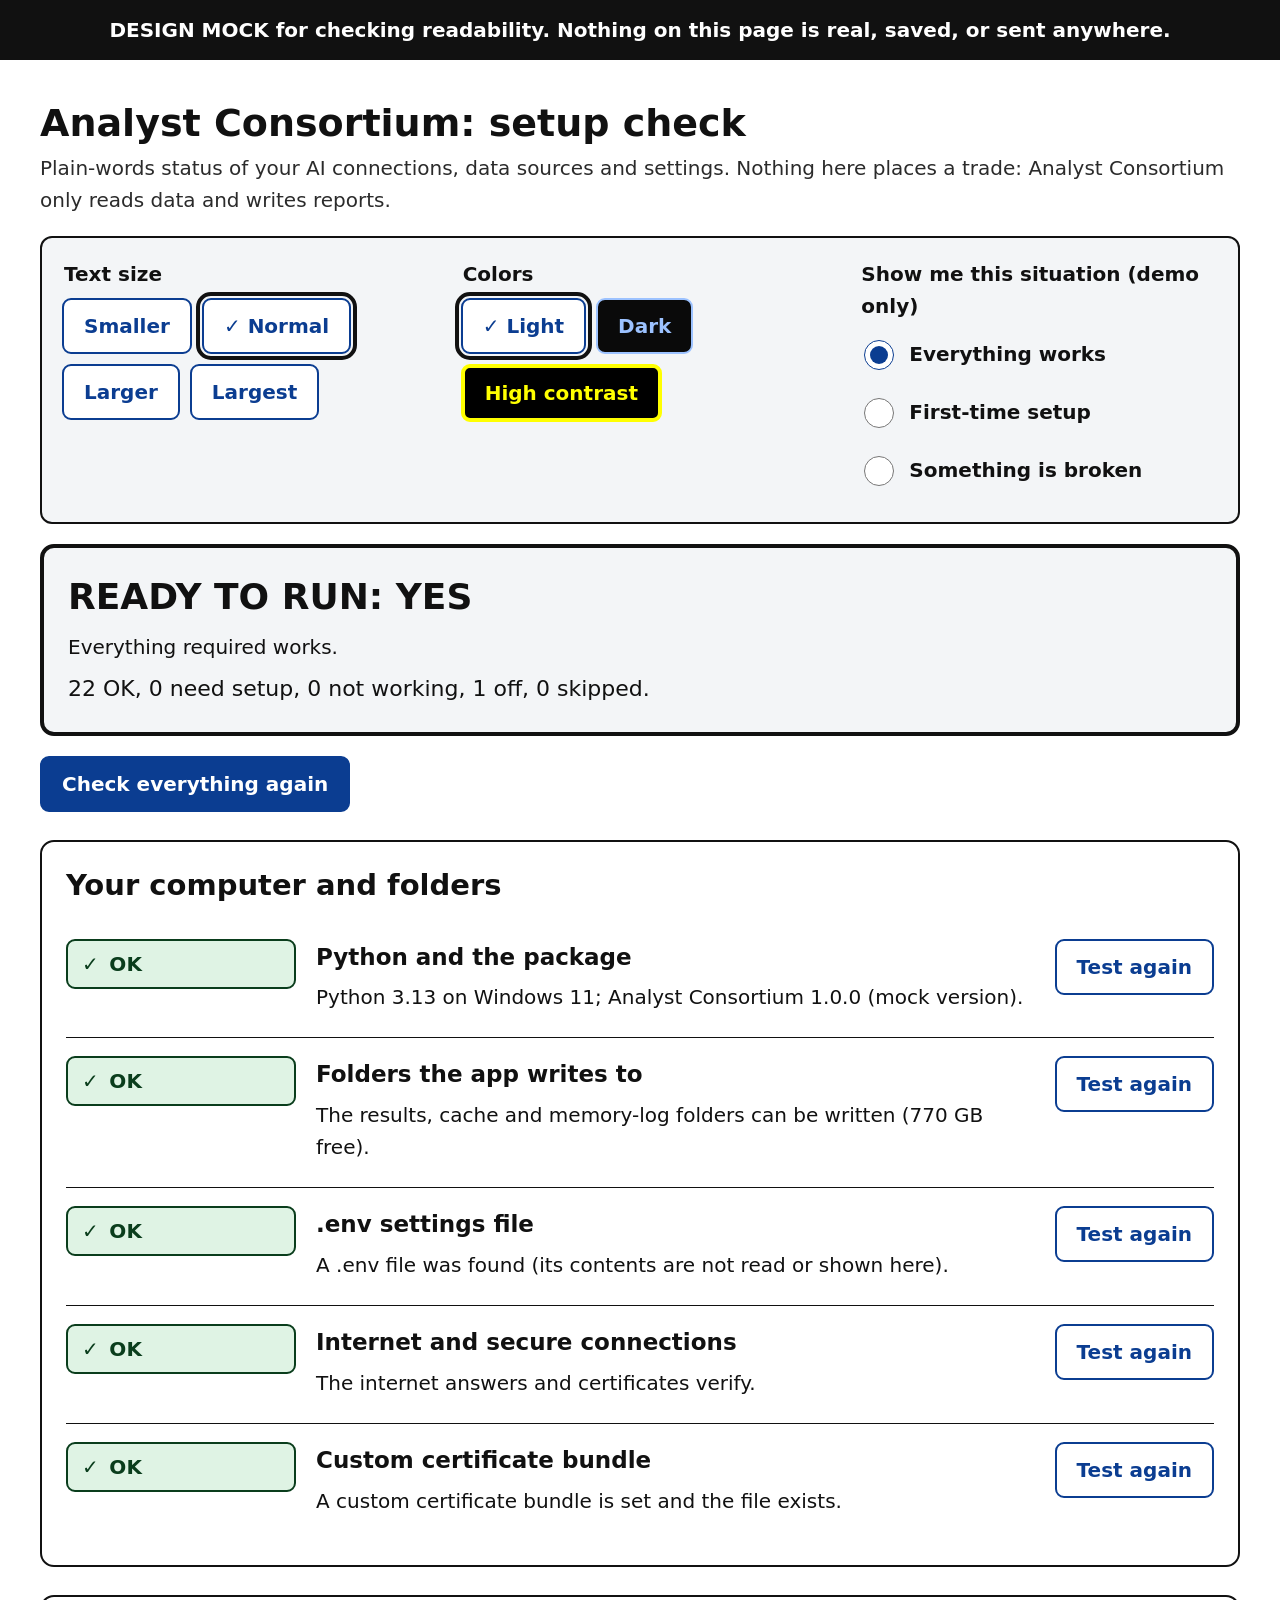
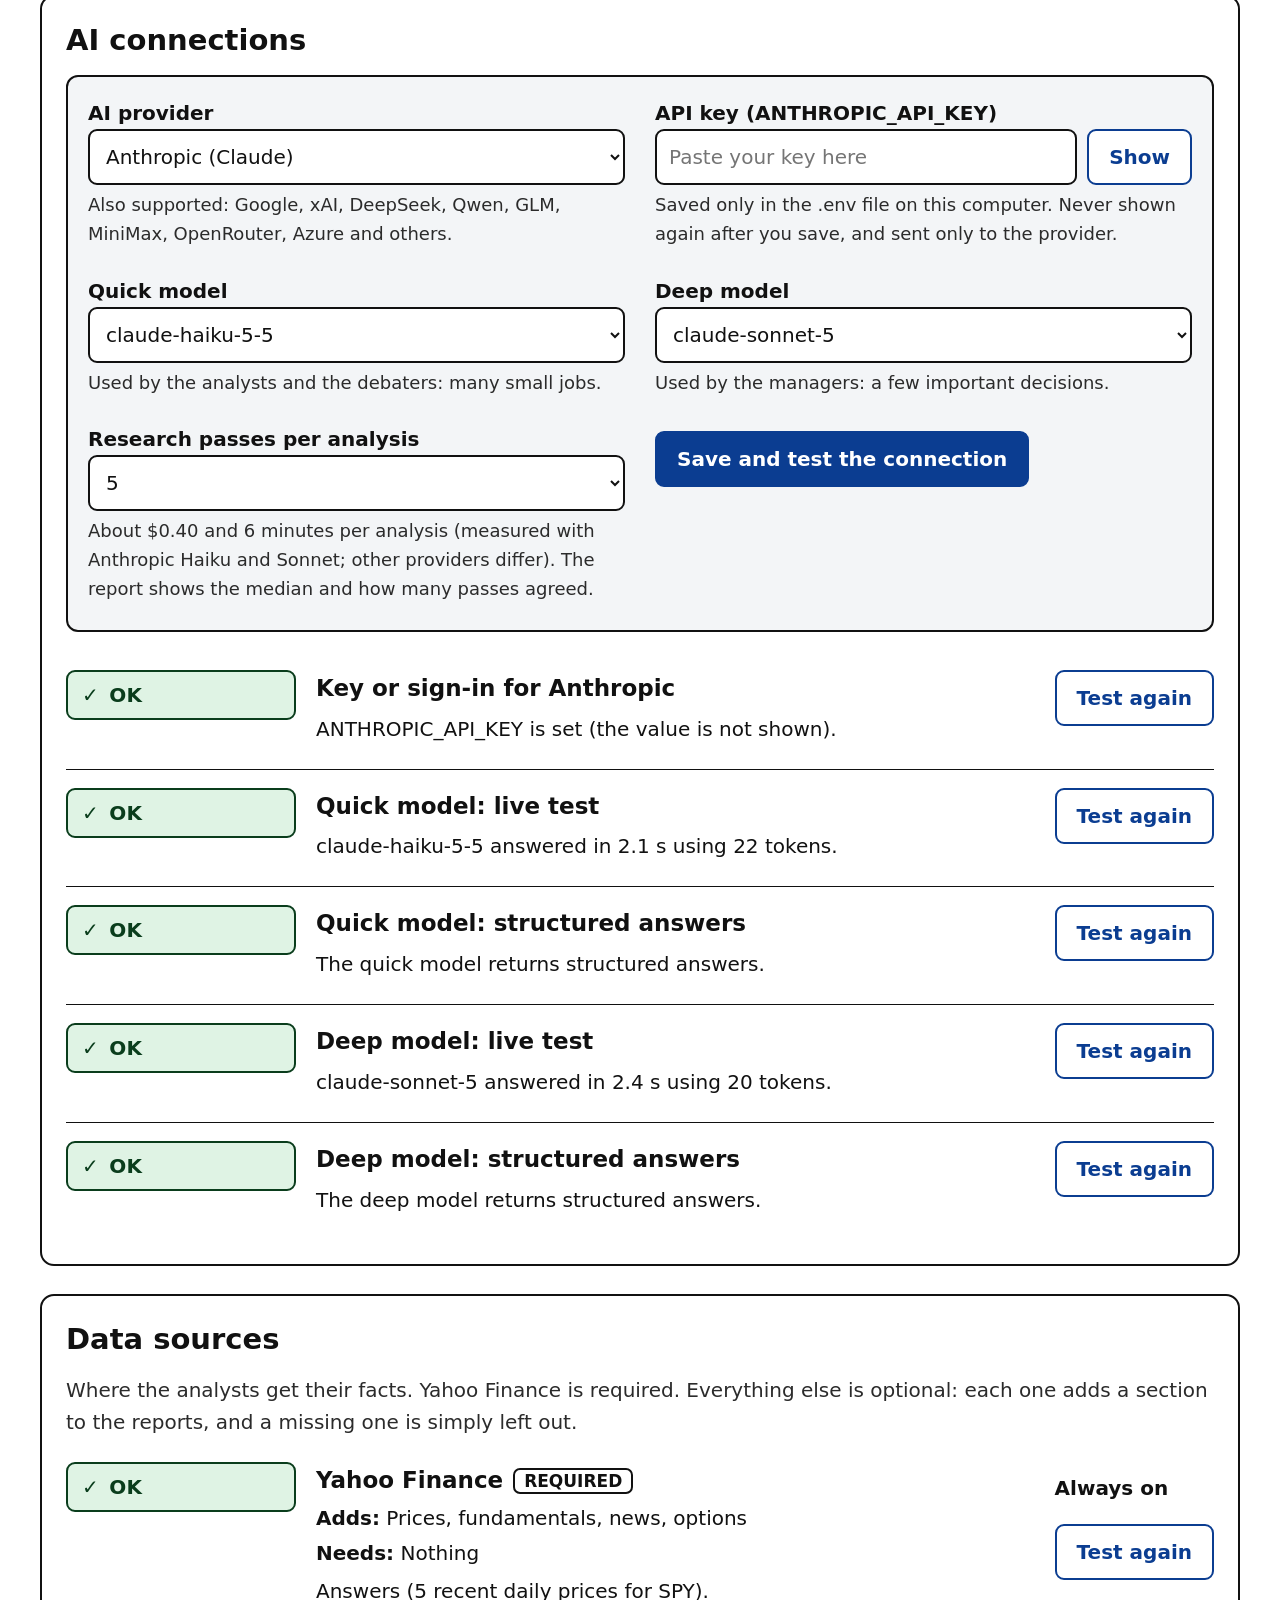
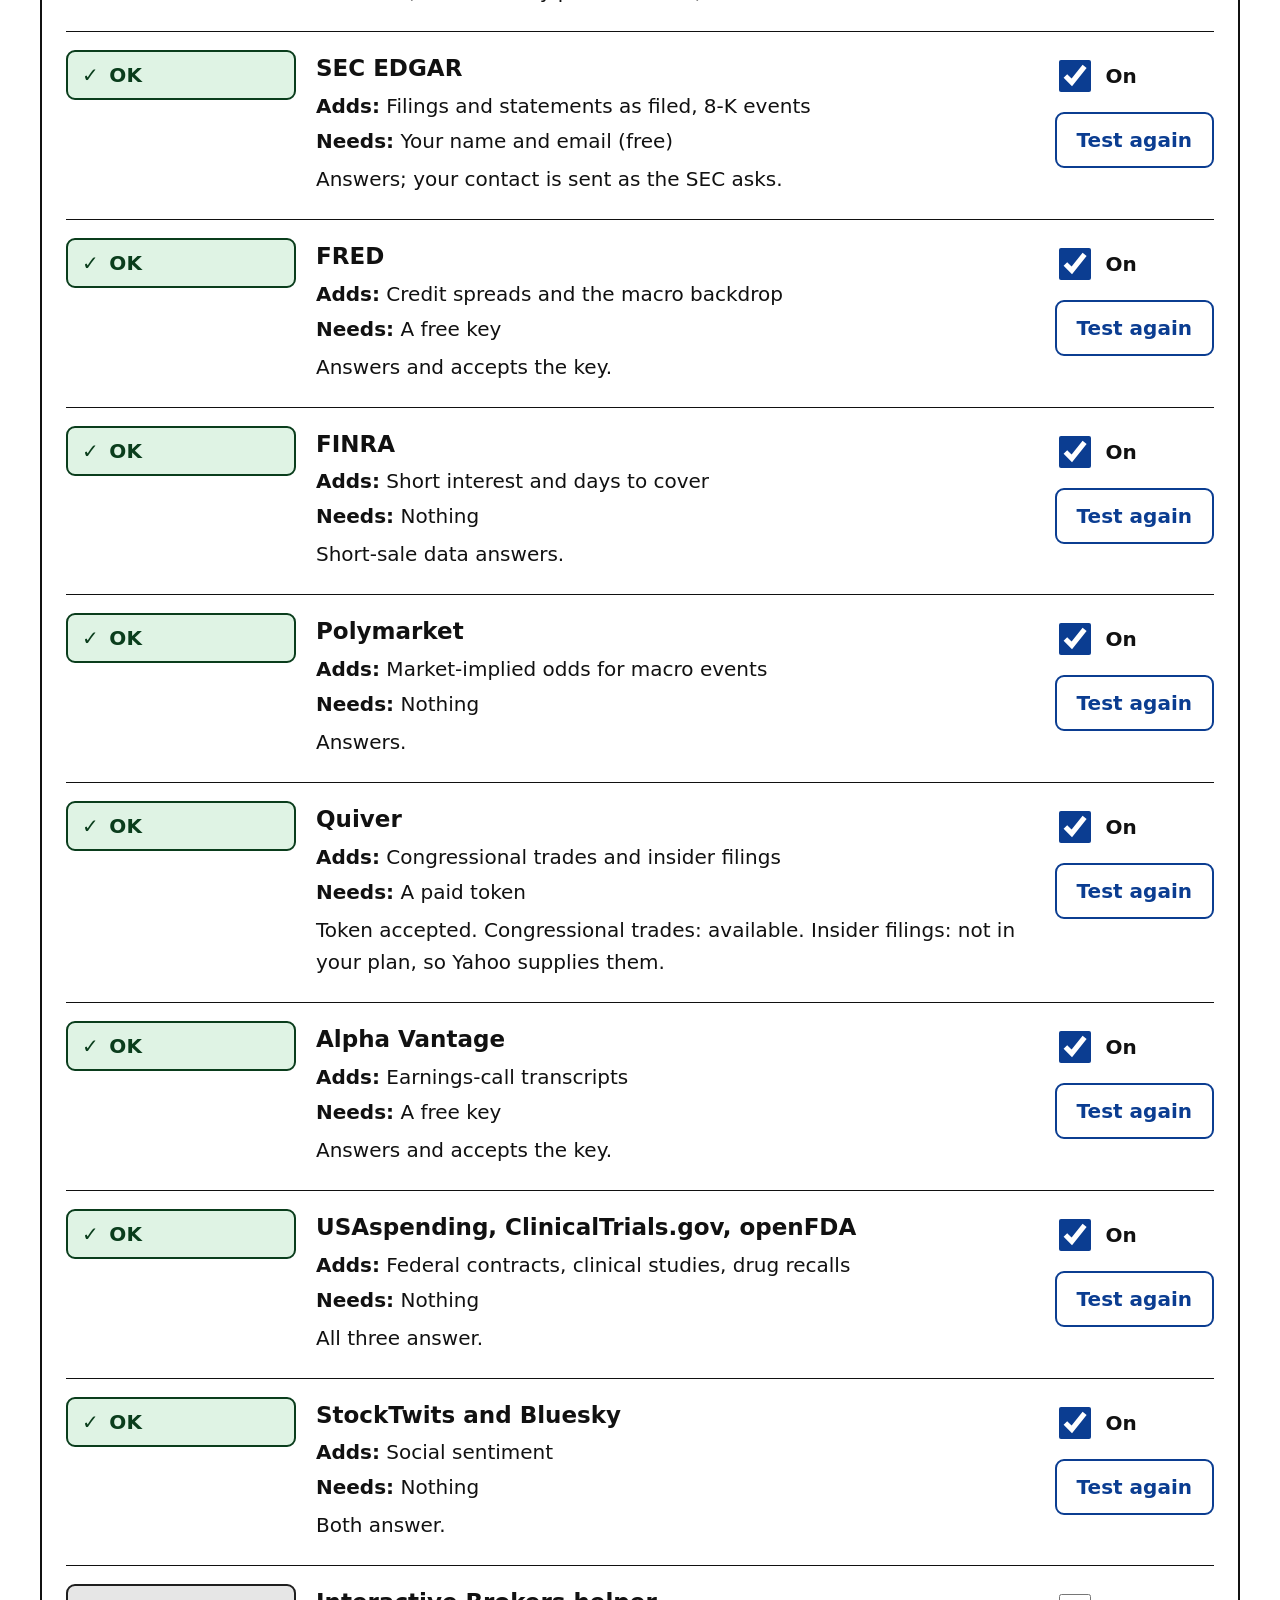
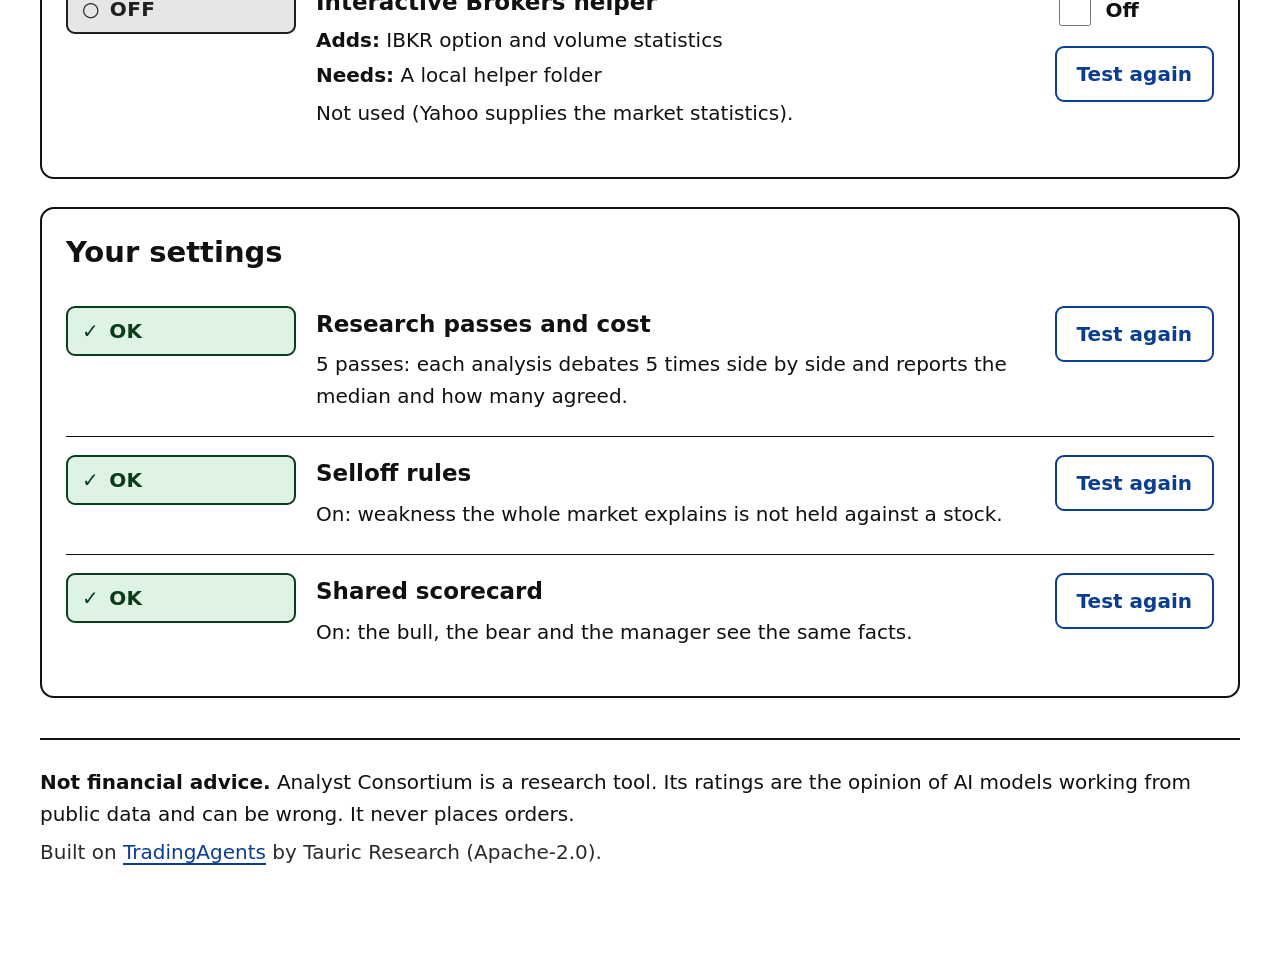
<file: docs/mockups/setup-screen.html>
<!doctype html>
<html lang="en" data-theme="light" data-size="normal">
<head>
<meta charset="utf-8">
<meta name="viewport" content="width=device-width, initial-scale=1">
<title>Analyst Consortium - Setup check (design mock)</title>
<style>
/* Color tokens. Every text/background pair below is checked by a script to be at least 7:1 (WCAG AAA). */
:root, [data-theme="light"] {
  --bg:#ffffff; --panel:#f3f5f7; --text:#111111; --muted:#2b2b2b; --line:#111111; --focus:#0040c8;
  --btn-bg:#0b3d91; --btn-text:#ffffff; --btn2-bg:#ffffff; --btn2-text:#0b3d91; --link:#0b3d91;
  --ok-bg:#dff3e4; --ok-fg:#0a3d1c; --warn-bg:#fff0b8; --warn-fg:#4a3200; --bad-bg:#fde1e1; --bad-fg:#6e0000;
  --off-bg:#e6e6e6; --off-fg:#1f1f1f; --skip-bg:#e1eafb; --skip-fg:#0e2a63; --mock-bg:#111111; --mock-fg:#ffffff;
  --border-w:2px;
}
[data-theme="dark"] {
  --bg:#0a0a0a; --panel:#171717; --text:#f5f5f5; --muted:#e0e0e0; --line:#f5f5f5; --focus:#ffd400;
  --btn-bg:#9cc2ff; --btn-text:#001a4d; --btn2-bg:#0a0a0a; --btn2-text:#9cc2ff; --link:#9cc2ff;
  --ok-bg:#0f3a1d; --ok-fg:#c9f5d4; --warn-bg:#4a3a00; --warn-fg:#ffe9a0; --bad-bg:#5a0f0f; --bad-fg:#ffd1d1;
  --off-bg:#2c2c2c; --off-fg:#f0f0f0; --skip-bg:#14305e; --skip-fg:#d6e4ff; --mock-bg:#f5f5f5; --mock-fg:#0a0a0a;
  --border-w:2px;
}
[data-theme="contrast"] {
  --bg:#000000; --panel:#000000; --text:#ffffff; --muted:#ffffff; --line:#ffffff; --focus:#ffff00;
  --btn-bg:#ffff00; --btn-text:#000000; --btn2-bg:#000000; --btn2-text:#ffff00; --link:#ffff00;
  --ok-bg:#000000; --ok-fg:#7cfc9a; --warn-bg:#000000; --warn-fg:#ffd400; --bad-bg:#000000; --bad-fg:#ff9a9a;
  --off-bg:#000000; --off-fg:#e6e6e6; --skip-bg:#000000; --skip-fg:#a9d0ff; --mock-bg:#ffff00; --mock-fg:#000000;
  --border-w:4px;
}
html { font-size:20px; }
html[data-size="small"] { font-size:17px; }
html[data-size="large"] { font-size:24px; }
html[data-size="xlarge"] { font-size:30px; }
* { box-sizing:border-box; }
body { margin:0; background:var(--bg); color:var(--text); font-family:system-ui,"Segoe UI",Roboto,Arial,sans-serif; line-height:1.6; }
.skip { position:absolute; left:-999px; top:0; background:var(--btn-bg); color:var(--btn-text); padding:.6rem 1rem; z-index:10; }
.skip:focus { left:0; }
a { color:var(--link); text-underline-offset:.2em; }
:focus-visible { outline:4px solid var(--focus); outline-offset:3px; }
.wrap { max-width:62rem; margin:0 auto; padding:1rem 1rem 4rem; }
.mock { background:var(--mock-bg); color:var(--mock-fg); padding:.7rem 1rem; font-weight:700; text-align:center; }
h1 { font-size:1.9rem; line-height:1.25; margin:1rem 0 .2rem; }
h2 { font-size:1.45rem; margin:0 0 .6rem; }
h3 { font-size:1.15rem; margin:0; }
p { margin:.3rem 0; }
.sub { color:var(--muted); margin-top:0; }
button, select, input { font:inherit; color:inherit; }
button { min-height:2.8rem; padding:.45rem 1rem; border:var(--border-w) solid var(--btn-bg); background:var(--btn-bg); color:var(--btn-text); border-radius:.45rem; font-weight:700; cursor:pointer; }
button.secondary { background:var(--btn2-bg); color:var(--btn2-text); border-color:var(--btn2-text); }
button[aria-pressed="true"] { outline:4px solid var(--text); outline-offset:2px; }
button[aria-pressed="true"]::before { content:"\2713  "; }
button:disabled { opacity:.6; cursor:wait; }
select, input[type="text"], input[type="password"] { min-height:2.8rem; width:100%; padding:.4rem .6rem; border:var(--border-w) solid var(--line); background:var(--bg); border-radius:.45rem; }
label, legend { font-weight:700; }
.tools { display:grid; gap:.8rem 2rem; grid-template-columns:repeat(auto-fit,minmax(min(16rem,100%),1fr)); padding:1rem; background:var(--panel); border:var(--border-w) solid var(--line); border-radius:.6rem; margin:1rem 0; }
fieldset { border:0; margin:0; padding:0; min-width:0; }
.keyrow { display:flex; flex-wrap:wrap; gap:.5rem; }
.keyrow input { flex:1 1 8rem; width:auto; min-width:0; }
body { overflow-wrap:anywhere; }
.row { display:flex; flex-wrap:wrap; gap:.5rem; margin-top:.4rem; }
.radio { display:flex; align-items:center; gap:.6rem; margin:.3rem 0; min-height:2.6rem; }
.radio input { width:1.5rem; height:1.5rem; accent-color:var(--btn-bg); }
.summary { border:calc(var(--border-w) * 2) solid var(--line); border-radius:.7rem; padding:1rem 1.2rem; margin:1rem 0; background:var(--panel); }
.summary .big { font-size:1.8rem; font-weight:800; margin:0; }
.summary .counts { font-size:1.1rem; margin-top:.4rem; }
section.card { border:var(--border-w) solid var(--line); border-radius:.7rem; padding:1rem 1.2rem 1.2rem; margin:1.4rem 0; background:var(--bg); }
ul.checks { list-style:none; margin:0; padding:0; }
li.check { display:grid; grid-template-columns:11.5rem 1fr auto; gap:.4rem 1rem; padding:.9rem 0; border-top:1px solid var(--line); align-items:start; }
li.check:first-child { border-top:0; }
.badge { display:inline-flex; align-items:center; gap:.5rem; font-weight:800; letter-spacing:.02em; padding:.35rem .7rem; border-radius:.45rem; border:var(--border-w) solid currentColor; min-width:11rem; justify-content:flex-start; }
.badge.ok { background:var(--ok-bg); color:var(--ok-fg); } .badge.needs_setup { background:var(--warn-bg); color:var(--warn-fg); }
.badge.not_working { background:var(--bad-bg); color:var(--bad-fg); } .badge.off { background:var(--off-bg); color:var(--off-fg); }
.badge.skipped { background:var(--skip-bg); color:var(--skip-fg); }
.tag { font-size:.85rem; font-weight:800; border:var(--border-w) solid var(--line); border-radius:.35rem; padding:.05rem .45rem; margin-left:.5rem; vertical-align:middle; }
.fix, .adds { margin-top:.35rem; }
.actions { display:flex; gap:.5rem; flex-wrap:wrap; }
.editor { display:grid; gap:1rem 1.5rem; grid-template-columns:repeat(auto-fit,minmax(min(18rem,100%),1fr)); background:var(--panel); border:var(--border-w) solid var(--line); border-radius:.6rem; padding:1rem; margin:0 0 1rem; }
.field p.hint { font-size:.9rem; color:var(--muted); }
.result { font-weight:700; min-height:2rem; }
.actions.col { flex-direction:column; align-items:stretch; min-width:0; }
li.check > * { min-width:0; }
html[data-size="xlarge"] li.check { grid-template-columns:1fr; }
html[data-size="xlarge"] .badge { min-width:0; }
.meta { margin:.15rem 0; }
.switch { display:flex; align-items:center; gap:.6rem; min-height:2.6rem; }
.switch input { width:1.6rem; height:1.6rem; accent-color:var(--btn-bg); }
.note { border-left:6px solid var(--line); padding:.4rem 1rem; margin:1rem 0; background:var(--panel); }
footer { margin-top:2rem; border-top:var(--border-w) solid var(--line); padding-top:1rem; }
@media (max-width: 52rem) {
  li.check { grid-template-columns:1fr; }
  .badge { min-width:0; }
}
@media (prefers-reduced-motion: reduce) { * { transition:none !important; animation:none !important; } }
</style>
</head>
<body>
<a class="skip" href="#main">Skip to the setup results</a>
<div class="mock" role="note">DESIGN MOCK for checking readability. Nothing on this page is real, saved, or sent anywhere.</div>
<div class="wrap">
  <header>
    <h1>Analyst Consortium: setup check</h1>
    <p class="sub">Plain-words status of your AI connections, data sources and settings. Nothing here places a trade: Analyst Consortium only reads data and writes reports.</p>
  </header>

  <div class="tools" role="group" aria-label="Display and demo controls">
    <fieldset>
      <legend>Text size</legend>
      <div class="row" id="sizes">
        <button type="button" class="secondary" data-size="small" aria-pressed="false">Smaller</button>
        <button type="button" class="secondary" data-size="normal" aria-pressed="true">Normal</button>
        <button type="button" class="secondary" data-size="large" aria-pressed="false">Larger</button>
        <button type="button" class="secondary" data-size="xlarge" aria-pressed="false">Largest</button>
      </div>
    </fieldset>
    <fieldset>
      <legend>Colors</legend>
      <div class="row" id="themes">
        <button type="button" class="secondary" data-theme="light" aria-pressed="true">Light</button>
        <button type="button" class="secondary" data-theme="dark" aria-pressed="false">Dark</button>
        <button type="button" class="secondary" data-theme="contrast" aria-pressed="false">High contrast</button>
      </div>
    </fieldset>
    <fieldset>
      <legend>Show me this situation (demo only)</legend>
      <div class="radio"><input type="radio" name="state" id="s-healthy" value="healthy" checked><label for="s-healthy">Everything works</label></div>
      <div class="radio"><input type="radio" name="state" id="s-first" value="first"><label for="s-first">First-time setup</label></div>
      <div class="radio"><input type="radio" name="state" id="s-broken" value="broken"><label for="s-broken">Something is broken</label></div>
    </fieldset>
  </div>

  <main id="main">
    <div class="summary" id="summary" role="status" aria-live="polite"></div>
    <div class="row"><button type="button" id="recheck">Check everything again</button></div>

    <section class="card" aria-labeledby="h-env"><h2 id="h-env">Your computer and folders</h2><ul class="checks" id="list-environment"></ul></section>

    <section class="card" aria-labeledby="h-ai">
      <h2 id="h-ai">AI connections</h2>
      <form class="editor" id="ai-form" aria-label="Connect an AI provider">
        <div class="field">
          <label for="provider">AI provider</label>
          <select id="provider">
            <option value="anthropic">Anthropic (Claude)</option>
            <option value="openai">OpenAI</option>
            <option value="ollama">Ollama (runs on this computer, no key)</option>
          </select>
          <p class="hint">Also supported: Google, xAI, DeepSeek, Qwen, GLM, MiniMax, OpenRouter, Azure and others.</p>
        </div>
        <div class="field" id="key-field">
          <label for="apikey">API key <span id="keyname">(ANTHROPIC_API_KEY)</span></label>
          <div class="keyrow"><input id="apikey" type="password" autocomplete="off" spellcheck="false" placeholder="Paste your key here"><button type="button" class="secondary" id="showkey" aria-pressed="false">Show</button></div>
          <p class="hint">Saved only in the .env file on this computer. Never shown again after you save, and sent only to the provider.</p>
        </div>
        <div class="field">
          <label for="quick">Quick model</label>
          <select id="quick"></select>
          <p class="hint">Used by the analysts and the debaters: many small jobs.</p>
        </div>
        <div class="field">
          <label for="deep">Deep model</label>
          <select id="deep"></select>
          <p class="hint">Used by the managers: a few important decisions.</p>
        </div>
        <div class="field">
          <label for="passes">Research passes per analysis</label>
          <select id="passes"><option>1</option><option>3</option><option selected>5</option><option>7</option><option>9</option></select>
          <p class="hint" id="cost" aria-live="polite"></p>
        </div>
        <div class="field">
          <div class="row"><button type="submit" id="savetest">Save and test the connection</button></div>
          <p class="result" id="aiResult" role="status" aria-live="polite"></p>
        </div>
      </form>
      <ul class="checks" id="list-ai"></ul>
    </section>

    <section class="card" aria-labeledby="h-data">
      <h2 id="h-data">Data sources</h2>
      <p class="sub">Where the analysts get their facts. Yahoo Finance is required. Everything else is optional: each one adds a section to the reports, and a missing one is simply left out.</p>
      <ul class="checks" id="list-data"></ul>
    </section>

    <section class="card" aria-labeledby="h-set"><h2 id="h-set">Your settings</h2><ul class="checks" id="list-settings"></ul></section>
  </main>

  <footer>
    <p><strong>Not financial advice.</strong> Analyst Consortium is a research tool. Its ratings are the opinion of AI models working from public data and can be wrong. It never places orders.</p>
    <p class="sub">Built on <a href="https://github.com/TauricResearch/TradingAgents">TradingAgents</a> by Tauric Research (Apache-2.0).</p>
  </footer>
</div>

<script>
"use strict";
const LABEL = {ok:"OK", needs_setup:"NEEDS SETUP", not_working:"NOT WORKING", off:"OFF", skipped:"SKIPPED"};
const SYMBOL = {ok:"✓", needs_setup:"!", not_working:"✕", off:"○", skipped:"–"};

// The healthy picture is the doctor's real output on the author's machine, shortened.
const HEALTHY = [
 {id:"env.python", group:"environment", title:"Python and the package", status:"ok", required:true, detail:"Python 3.13 on Windows 11; Analyst Consortium 1.0.0 (mock version)."},
 {id:"env.folders", group:"environment", title:"Folders the app writes to", status:"ok", required:true, detail:"The results, cache and memory-log folders can be written (770 GB free)."},
 {id:"env.dotenv", group:"environment", title:".env settings file", status:"ok", detail:"A .env file was found (its contents are not read or shown here)."},
 {id:"env.network", group:"environment", title:"Internet and secure connections", status:"ok", required:true, detail:"The internet answers and certificates verify."},
 {id:"env.certificates", group:"environment", title:"Custom certificate bundle", status:"ok", detail:"A custom certificate bundle is set and the file exists."},
 {id:"ai.key", group:"ai", title:"Key or sign-in for Anthropic", status:"ok", required:true, detail:"ANTHROPIC_API_KEY is set (the value is not shown)."},
 {id:"ai.quick.call", group:"ai", title:"Quick model: live test", status:"ok", required:true, detail:"claude-haiku-5-5 answered in 2.1 s using 22 tokens."},
 {id:"ai.quick.structured", group:"ai", title:"Quick model: structured answers", status:"ok", detail:"The quick model returns structured answers."},
 {id:"ai.deep.call", group:"ai", title:"Deep model: live test", status:"ok", required:true, detail:"claude-sonnet-5 answered in 2.4 s using 20 tokens."},
 {id:"ai.deep.structured", group:"ai", title:"Deep model: structured answers", status:"ok", detail:"The deep model returns structured answers."},
 {id:"data.yahoo", group:"data", title:"Yahoo Finance", adds:"Prices, fundamentals, news, options", needs:"Nothing", status:"ok", required:true, detail:"Answers (5 recent daily prices for SPY).", on:true},
 {id:"data.sec", group:"data", title:"SEC EDGAR", adds:"Filings and statements as filed, 8-K events", needs:"Your name and email (free)", status:"ok", detail:"Answers; your contact is sent as the SEC asks.", on:true, key:"SEC_EDGAR_USER_AGENT"},
 {id:"data.fred", group:"data", title:"FRED", adds:"Credit spreads and the macro backdrop", needs:"A free key", status:"ok", detail:"Answers and accepts the key.", on:true, key:"FRED_API_KEY"},
 {id:"data.finra", group:"data", title:"FINRA", adds:"Short interest and days to cover", needs:"Nothing", status:"ok", detail:"Short-sale data answers.", on:true},
 {id:"data.polymarket", group:"data", title:"Polymarket", adds:"Market-implied odds for macro events", needs:"Nothing", status:"ok", detail:"Answers.", on:true},
 {id:"data.quiver", group:"data", title:"Quiver", adds:"Congressional trades and insider filings", needs:"A paid token", status:"ok", detail:"Token accepted. Congressional trades: available. Insider filings: not in your plan, so Yahoo supplies them.", on:true, key:"QUIVER_API_KEY"},
 {id:"data.alphavantage", group:"data", title:"Alpha Vantage", adds:"Earnings-call transcripts", needs:"A free key", status:"ok", detail:"Answers and accepts the key.", on:true, key:"ALPHA_VANTAGE_API_KEY"},
 {id:"data.public", group:"data", title:"USAspending, ClinicalTrials.gov, openFDA", adds:"Federal contracts, clinical studies, drug recalls", needs:"Nothing", status:"ok", detail:"All three answer.", on:true},
 {id:"data.social", group:"data", title:"StockTwits and Bluesky", adds:"Social sentiment", needs:"Nothing", status:"ok", detail:"Both answer.", on:true},
 {id:"data.ibkr", group:"data", title:"Interactive Brokers helper", adds:"IBKR option and volume statistics", needs:"A local helper folder", status:"off", detail:"Not used (Yahoo supplies the market statistics).", on:false},
 {id:"set.passes", group:"settings", title:"Research passes and cost", status:"ok", detail:"5 passes: each analysis debates 5 times side by side and reports the median and how many agreed."},
 {id:"set.selloff", group:"settings", title:"Selloff rules", status:"ok", detail:"On: weakness the whole market explains is not held against a stock."},
 {id:"set.scorecard", group:"settings", title:"Shared scorecard", status:"ok", detail:"On: the bull, the bear and the manager see the same facts."}
];
const clone = a => a.map(x => ({...x}));
const patch = (list, id, p) => { const r = list.find(x => x.id === id); Object.assign(r, p); };
const STATES = {
  healthy: () => clone(HEALTHY),
  first: () => {
    const l = clone(HEALTHY);
    patch(l,"env.dotenv",{status:"needs_setup", detail:"No .env file was found in this folder or above it.", fix:"Press “Save and test the connection” above and the app will create it for you."});
    patch(l,"ai.key",{status:"needs_setup", detail:"ANTHROPIC_API_KEY is not set.", fix:"Paste your key in the box above, then press “Save and test the connection”."});
    for (const id of ["ai.quick.call","ai.quick.structured","ai.deep.call","ai.deep.structured"]) patch(l,id,{status:"skipped", detail:"Skipped: no key is set yet."});
    patch(l,"env.certificates",{status:"off", detail:"No custom certificate bundle is set; the system's certificates are used."});
    patch(l,"data.sec",{status:"needs_setup", detail:"Works with the project's placeholder contact address.", fix:"The SEC asks every client to identify itself: add your name and email."});
    for (const id of ["data.fred","data.quiver","data.alphavantage"]) patch(l,id,{status:"needs_setup", detail:"No key is set.", fix:"Optional: add a key to switch this source on.", on:false});
    return l;
  },
  broken: () => {
    const l = clone(HEALTHY);
    patch(l,"env.network",{status:"not_working", detail:"Could not reach the internet: the secure connection failed its certificate check.", fix:"Some antivirus programs (Norton, for example) re-sign secure web traffic. Save the antivirus's root certificate with the standard bundle in one .pem file and point REQUESTS_CA_BUNDLE, CURL_CA_BUNDLE and SSL_CERT_FILE at it, or pause HTTPS scanning."});
    patch(l,"ai.quick.call",{status:"not_working", detail:"The quick model (claude-haiku-5-5) did not answer: the provider refused the key; check it in your .env.", fix:"Paste a new key above and press “Save and test the connection”."});
    patch(l,"ai.deep.call",{status:"not_working", detail:"The deep model (claude-sonnet-5) did not answer: the provider refused the key; check it in your .env.", fix:"Same key as the quick model."});
    patch(l,"ai.quick.structured",{status:"skipped", detail:"Skipped: the quick model did not answer."});
    patch(l,"ai.deep.structured",{status:"skipped", detail:"Skipped: the deep model did not answer."});
    patch(l,"data.yahoo",{status:"not_working", detail:"Yahoo Finance did not answer: ConnectionError.", fix:"Yahoo is the main source of prices and fundamentals. Check the internet and certificates above."});
    patch(l,"data.fred",{status:"not_working", detail:"FRED refused the key (HTTP 400).", fix:"Check FRED_API_KEY."});
    patch(l,"set.passes",{status:"needs_setup", detail:"4 passes selected.", fix:"Use an odd number (3 or 5) so the median is well defined."});
    return l;
  }
};

let current = "healthy", items = STATES.healthy();
const esc = s => String(s ?? "").replace(/[&<>"]/g, c => ({"&":"&amp;","<":"&lt;",">":"&gt;",'"':"&quot;"}[c]));
const badge = st => `<div class="badge ${st}"><span aria-hidden="true">${SYMBOL[st]}</span><span>${LABEL[st]}</span></div>`;

function renderSummary() {
  const c = {}; for (const k in LABEL) c[k] = items.filter(i => i.status === k).length;
  const ready = !items.some(i => i.required && (i.status === "needs_setup" || i.status === "not_working"));
  document.getElementById("summary").innerHTML =
    `<p class="big">READY TO RUN: ${ready ? "YES" : "NO"}</p>` +
    `<p>${ready ? "Everything required works." : "Fix the items marked REQUIRED below first."}</p>` +
    `<p class="counts">${c.ok} OK, ${c.needs_setup} need setup, ${c.not_working} not working, ${c.off} off, ${c.skipped} skipped.</p>`;
}
function renderList(group) {
  const ul = document.getElementById("list-" + group); if (!ul) return;
  ul.innerHTML = items.filter(i => i.group === group).map(i => {
    const problem = i.status === "needs_setup" || i.status === "not_working";
    const tag = i.required && problem ? '<span class="tag">REQUIRED</span>' : "";
    return `<li class="check" data-id="${i.id}">${badge(i.status)}<div><h3>${esc(i.title)}${tag}</h3><p class="detail">${esc(i.detail)}</p>` +
      (problem && i.fix ? `<p class="fix"><strong>To fix:</strong> ${esc(i.fix)}</p>` : "") + `</div>` +
      `<div class="actions"><button type="button" class="secondary" data-test="${i.id}">Test again</button></div></li>`;
  }).join("");
}
function renderData() {
  document.getElementById("list-data").innerHTML = items.filter(i => i.group === "data").map(i => {
    const problem = i.status === "needs_setup" || i.status === "not_working";
    const tag = i.required ? '<span class="tag">REQUIRED</span>' : "";
    const sw = i.required ? `<span class="switch"><strong>Always on</strong></span>` :
      `<label class="switch"><input type="checkbox" data-switch="${i.id}" ${i.on ? "checked" : ""}><span>${i.on ? "On" : "Off"}</span></label>`;
    const keybtn = i.key && problem ? `<div class="row"><button type="button" class="secondary" data-addkey="${i.id}">Add ${i.key === "SEC_EDGAR_USER_AGENT" ? "your contact" : "key"}</button></div>` : "";
    return `<li class="check" data-id="${i.id}">${badge(i.status)}<div><h3>${esc(i.title)}${tag}</h3>` +
      `<p class="meta"><strong>Adds:</strong> ${esc(i.adds)}</p><p class="meta"><strong>Needs:</strong> ${esc(i.needs)}</p>` +
      `<p class="detail">${esc(i.detail)}</p>` + (problem && i.fix ? `<p class="fix"><strong>To fix:</strong> ${esc(i.fix)}</p>` : "") + keybtn + `</div>` +
      `<div class="actions col">${sw}<button type="button" class="secondary" data-test="${i.id}">Test again</button></div></li>`;
  }).join("");
}
function renderAll() { renderSummary(); ["environment","ai","settings"].forEach(renderList); renderData(); }

function simulate(id, button) {
  const old = button.textContent; button.disabled = true; button.textContent = "Testing...";
  setTimeout(() => { button.disabled = false; button.textContent = old;
    const row = document.querySelector(`[data-id="${id}"] .detail`); if (row) row.textContent += " (tested again just now; this is a mock)"; }, 1100);
}
document.addEventListener("click", e => {
  const t = e.target.closest("button"); if (!t) return;
  if (t.dataset.test) simulate(t.dataset.test, t);
  if (t.dataset.addkey) { document.getElementById("apikey").focus(); document.getElementById("aiResult").textContent = "In the real screen a small box opens here for " + t.dataset.addkey + "."; }
});
document.addEventListener("change", e => {
  if (e.target.dataset.switch) { const i = items.find(x => x.id === e.target.dataset.switch); i.on = e.target.checked; renderData(); }
  if (e.target.name === "state") { current = e.target.value; items = STATES[current](); renderAll(); }
});
document.getElementById("recheck").addEventListener("click", ev => simulate("env.network", ev.target));

// text size and colors (remembered if the browser allows it)
function pref(name, value) { try { if (value === undefined) return localStorage.getItem(name); localStorage.setItem(name, value); } catch (_) {} return null; }
function setSize(v) { document.documentElement.dataset.size = v; document.querySelectorAll("#sizes button").forEach(b => b.setAttribute("aria-pressed", b.dataset.size === v)); pref("ac-size", v); }
function setTheme(v) { document.documentElement.dataset.theme = v; document.querySelectorAll("#themes button").forEach(b => b.setAttribute("aria-pressed", b.dataset.theme === v)); pref("ac-theme", v); }
document.getElementById("sizes").addEventListener("click", e => { if (e.target.dataset.size) setSize(e.target.dataset.size); });
document.getElementById("themes").addEventListener("click", e => { if (e.target.dataset.theme) setTheme(e.target.dataset.theme); });

// the AI connection form
const MODELS = {anthropic:{quick:["claude-haiku-5-5","claude-sonnet-5"], deep:["claude-sonnet-5","claude-opus-5-5"], key:"ANTHROPIC_API_KEY"},
                openai:{quick:["gpt-6-luna"], deep:["gpt-6-sol"], key:"OPENAI_API_KEY"}, ollama:{quick:["llama3"], deep:["llama3"], key:null}};
function fillModels() {
  const m = MODELS[document.getElementById("provider").value];
  for (const tier of ["quick","deep"]) document.getElementById(tier).innerHTML = m[tier].map(x => `<option>${x}</option>`).join("");
  document.getElementById("key-field").hidden = !m.key; document.getElementById("keyname").textContent = m.key ? `(${m.key})` : "";
}
document.getElementById("provider").addEventListener("change", fillModels);
document.getElementById("showkey").addEventListener("click", e => { const f = document.getElementById("apikey"); const show = f.type === "password";
  f.type = show ? "text" : "password"; e.target.textContent = show ? "Hide" : "Show"; e.target.setAttribute("aria-pressed", show); });
function cost() { const n = +document.getElementById("passes").value; const usd = (0.13 + 0.0675 * (n - 1)).toFixed(2); const min = (4.5 + 0.45 * (n - 1)).toFixed(0);
  document.getElementById("cost").textContent = `About $${usd} and ${min} minutes per analysis (measured with Anthropic Haiku and Sonnet; other providers differ). ` + (n === 1 ? "One pass can flip between neighboring ratings on a borderline stock." : "The report shows the median and how many passes agreed."); }
document.getElementById("passes").addEventListener("change", cost);
document.getElementById("ai-form").addEventListener("submit", e => { e.preventDefault();
  const out = document.getElementById("aiResult"), b = document.getElementById("savetest"); b.disabled = true; out.textContent = "Saving to .env and testing...";
  setTimeout(() => { b.disabled = false; out.textContent = "Mock result: quick model answered in 2.1 s, deep model in 2.4 s, structured answers work. Key saved (not shown again)."; }, 1500); });

setSize(pref("ac-size") || "normal"); setTheme(pref("ac-theme") || "light"); fillModels(); cost(); renderAll();
</script>
</body>
</html>
</file>
